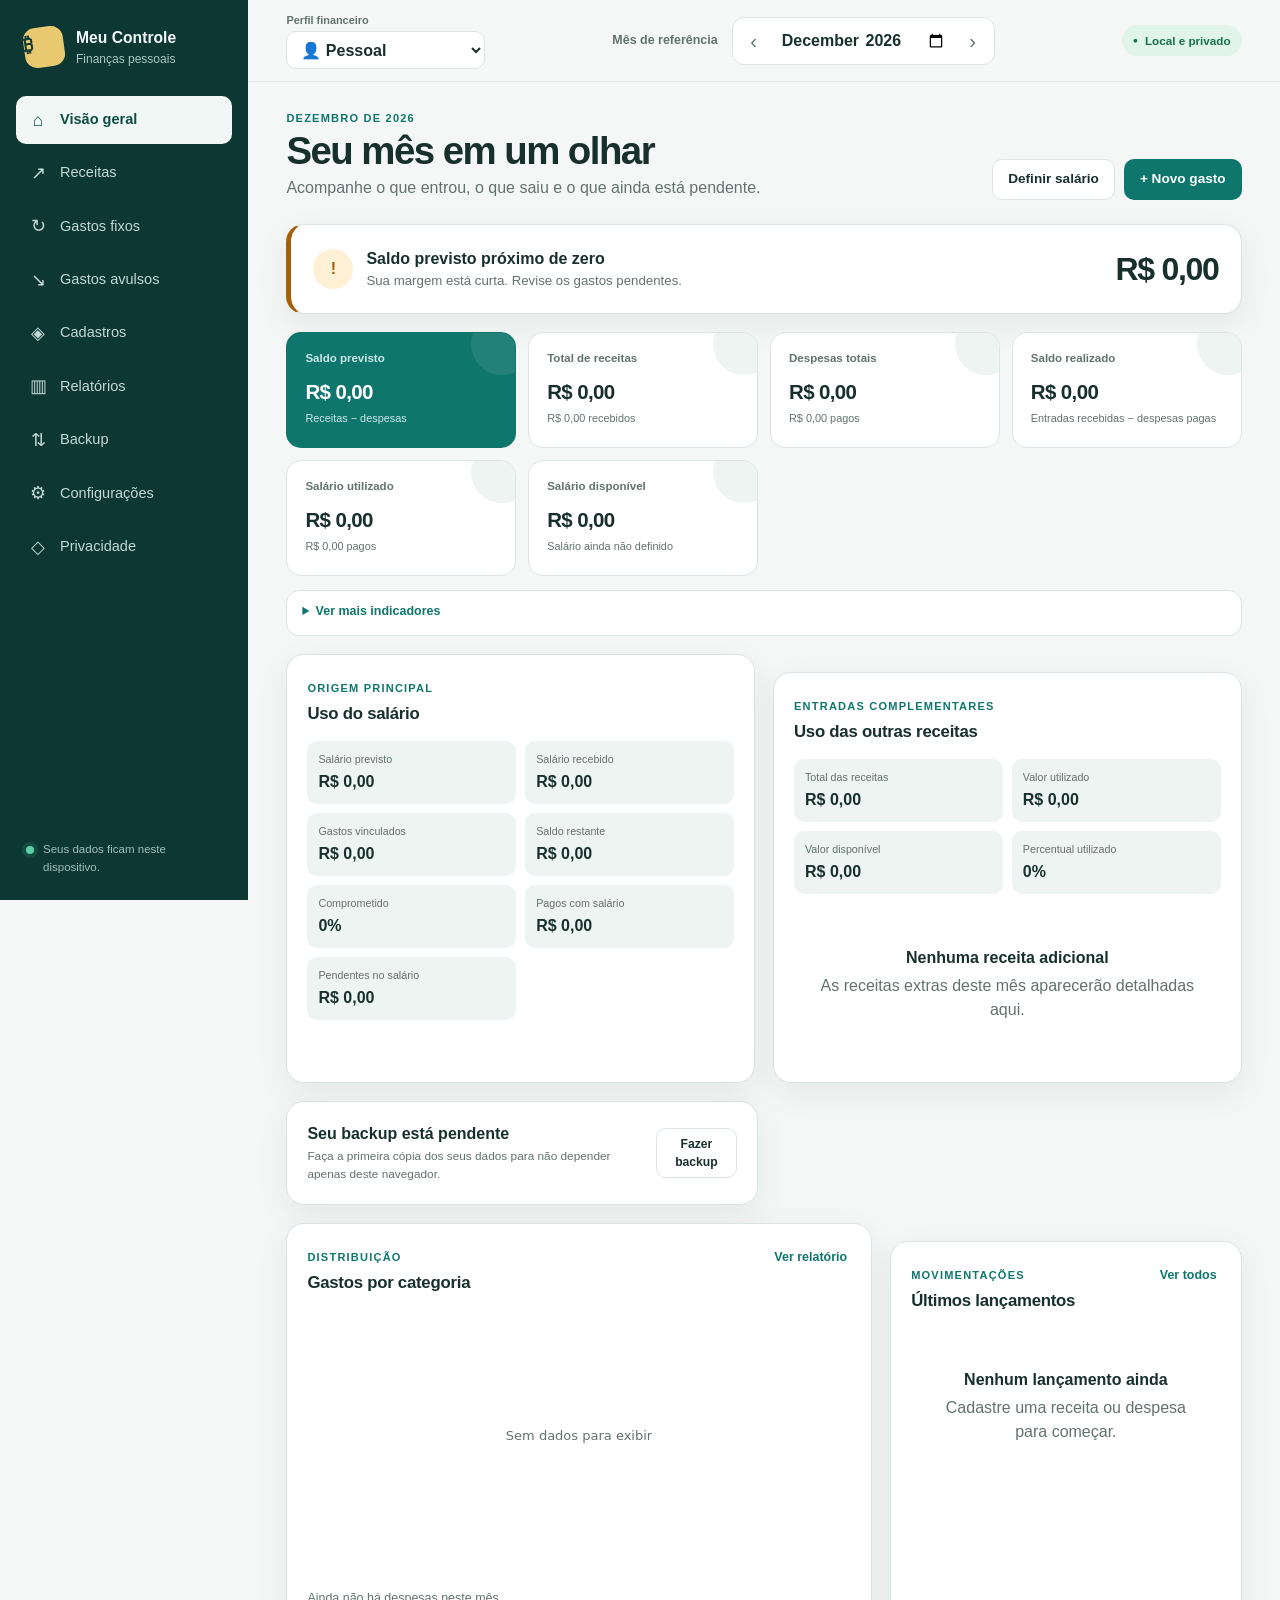
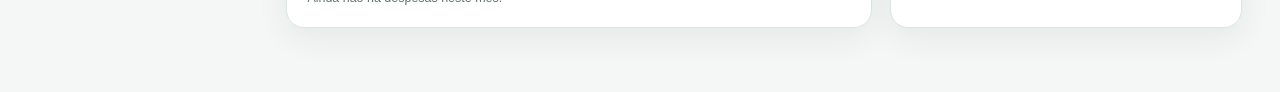
<file: index.html>
<!doctype html>
<html lang="pt-BR">
<head>
  <meta charset="utf-8">
  <meta name="viewport" content="width=device-width, initial-scale=1, viewport-fit=cover">
  <meta name="theme-color" content="#0f766e">
  <meta name="description" content="Controle financeiro pessoal, privado, gratuito e offline.">
  <title>Meu Controle Financeiro</title>
  <link rel="manifest" href="./manifest.json">
  <link rel="icon" href="./icons/icon-192.svg" type="image/svg+xml">
  <link rel="stylesheet" href="./styles.css">
</head>
<body>
  <a class="skip-link" href="#conteudo">Pular para o conteúdo</a>

  <div class="app-shell">
    <aside class="sidebar" id="sidebar" aria-label="Navegação principal">
      <div class="brand">
        <span class="brand-mark" aria-hidden="true">₿</span>
        <div>
          <strong>Meu Controle</strong>
          <span>Finanças pessoais</span>
        </div>
      </div>

      <nav class="main-nav">
        <button class="nav-item active" data-view="dashboard" type="button"><span aria-hidden="true">⌂</span> Visão geral</button>
        <button class="nav-item" data-view="incomes" type="button"><span aria-hidden="true">↗</span> Receitas</button>
        <button class="nav-item" data-view="recurring" type="button"><span aria-hidden="true">↻</span> Gastos fixos</button>
        <button class="nav-item" data-view="expenses" type="button"><span aria-hidden="true">↘</span> Gastos avulsos</button>
        <button class="nav-item" data-view="categories" type="button"><span aria-hidden="true">◈</span> Cadastros</button>
        <button class="nav-item" data-view="reports" type="button"><span aria-hidden="true">▥</span> Relatórios</button>
        <button class="nav-item" data-view="backup" type="button"><span aria-hidden="true">⇅</span> Backup</button>
        <button class="nav-item" data-view="settings" type="button"><span aria-hidden="true">⚙</span> Configurações</button>
        <button class="nav-item" data-view="privacy" type="button"><span aria-hidden="true">◇</span> Privacidade</button>
      </nav>

      <div class="sidebar-foot">
        <span class="privacy-dot" aria-hidden="true"></span>
        <span>Seus dados ficam neste dispositivo.</span>
      </div>
    </aside>

    <div class="main-column">
      <header class="topbar">
        <button class="icon-button mobile-only" id="menu-button" type="button" aria-label="Abrir menu" aria-expanded="false">☰</button>
        <div class="profile-control">
          <label for="profile-picker">Perfil financeiro</label>
          <select id="profile-picker" aria-label="Trocar perfil financeiro"></select>
        </div>
        <div class="month-control">
          <label for="month-picker">Mês de referência</label>
          <div class="month-stepper">
            <button class="icon-button" id="previous-month" type="button" aria-label="Mês anterior">‹</button>
            <input id="month-picker" type="month">
            <button class="icon-button" id="next-month" type="button" aria-label="Próximo mês">›</button>
          </div>
        </div>
        <div class="topbar-actions">
          <button class="button secondary compact" id="install-button" type="button" hidden>Instalar app</button>
          <span class="local-badge"><span aria-hidden="true">●</span> Local e privado</span>
        </div>
      </header>

      <main id="conteudo" tabindex="-1">
        <section class="view active" id="view-dashboard" data-title="Visão geral">
          <div class="page-heading">
            <div>
              <p class="eyebrow" id="dashboard-month-label">Resumo mensal</p>
              <h1>Seu mês em um olhar</h1>
              <p>Acompanhe o que entrou, o que saiu e o que ainda está pendente.</p>
            </div>
            <div class="action-row">
              <button class="button secondary" data-action="salary-form" type="button">Definir salário</button>
              <button class="button primary" data-action="expense-form" type="button">+ Novo gasto</button>
            </div>
          </div>

          <div class="status-banner" id="balance-banner" role="status">
            <div>
              <span class="status-icon" id="balance-icon" aria-hidden="true">✓</span>
              <div>
                <strong id="balance-status">Saldo previsto positivo</strong>
                <span id="balance-message">Você está dentro do planejamento deste mês.</span>
              </div>
            </div>
            <strong class="status-value" id="balance-value">R$ 0,00</strong>
          </div>

          <div class="metric-grid dashboard-primary-metrics" id="dashboard-metrics" aria-label="Principais indicadores do mês"></div>
          <details class="more-indicators">
            <summary>Ver mais indicadores</summary>
            <div class="metric-grid" id="dashboard-more-metrics" aria-label="Indicadores complementares do mês"></div>
          </details>
          <div class="funding-use-grid">
            <article class="panel funding-use-panel">
              <div class="panel-heading"><div><span class="panel-kicker">Origem principal</span><h2>Uso do salário</h2></div></div>
              <div class="funding-use-metrics" id="dashboard-salary-use"></div>
            </article>
            <article class="panel funding-use-panel">
              <div class="panel-heading"><div><span class="panel-kicker">Entradas complementares</span><h2>Uso das outras receitas</h2></div></div>
              <div class="funding-use-metrics" id="dashboard-other-use"></div>
              <div class="income-usage-list" id="dashboard-income-usage"></div>
            </article>
          </div>
          <div class="dashboard-notices" id="dashboard-notices">
            <article class="panel notice-panel" id="backup-reminder" hidden>
              <div><strong>Seu backup está pendente</strong><span id="backup-reminder-text"></span></div>
              <button class="button secondary compact" data-view-link="backup" type="button">Fazer backup</button>
            </article>
            <article class="panel notice-panel" id="undated-expenses-panel" hidden>
              <div><strong>Gastos fixos sem vencimento</strong><span id="undated-expenses-text"></span></div>
              <button class="button secondary compact" data-view-link="recurring" type="button">Ver gastos</button>
            </article>
          </div>

          <div class="dashboard-grid">
            <article class="panel chart-panel">
              <div class="panel-heading">
                <div>
                  <span class="panel-kicker">Distribuição</span>
                  <h2>Gastos por categoria</h2>
                </div>
                <button class="text-button" data-view-link="reports" type="button">Ver relatório</button>
              </div>
              <canvas id="dashboard-chart" height="260" role="img" aria-label="Gráfico de gastos por categoria"></canvas>
              <div class="chart-summary" id="dashboard-chart-summary"></div>
            </article>

            <article class="panel">
              <div class="panel-heading">
                <div>
                  <span class="panel-kicker">Movimentações</span>
                  <h2>Últimos lançamentos</h2>
                </div>
                <button class="text-button" data-view-link="expenses" type="button">Ver todos</button>
              </div>
              <div class="transaction-list" id="recent-transactions"></div>
            </article>
          </div>
        </section>

        <section class="view" id="view-incomes" data-title="Receitas" hidden>
          <div class="page-heading">
            <div>
              <p class="eyebrow">Entradas do mês</p>
              <h1>Receitas</h1>
              <p>Registre o salário e acompanhe outras entradas previstas ou recebidas.</p>
            </div>
            <div class="action-row">
              <button class="button secondary" data-action="salary-form" type="button">Definir salário</button>
              <button class="button primary" data-action="income-form" type="button">+ Nova receita</button>
            </div>
          </div>
          <div class="compact-metrics" id="income-metrics"></div>
          <article class="panel">
            <div class="panel-heading">
              <h2>Salário líquido</h2>
              <button class="text-button" id="copy-salary-button" type="button">Copiar do mês anterior</button>
            </div>
            <div id="salary-card"></div>
          </article>
          <article class="panel table-panel">
            <div class="panel-heading"><h2>Outras receitas</h2></div>
            <div class="table-wrap">
              <table>
                <caption class="sr-only">Outras receitas do mês selecionado</caption>
                <thead><tr><th>Data</th><th>Descrição</th><th>Categoria</th><th>Status</th><th class="numeric">Valor</th><th><span class="sr-only">Ações</span></th></tr></thead>
                <tbody id="income-table-body"></tbody>
              </table>
            </div>
            <div class="empty-state" id="income-empty" hidden></div>
          </article>
        </section>

        <section class="view" id="view-recurring" data-title="Gastos fixos" hidden>
          <div class="page-heading">
            <div>
              <p class="eyebrow">Planejamento recorrente</p>
              <h1>Gastos fixos</h1>
              <p>Gerencie recorrências e os pagamentos de cada mês sem alterar o histórico.</p>
            </div>
            <button class="button primary" data-action="recurring-form" type="button">+ Novo gasto fixo</button>
          </div>
          <div class="compact-metrics" id="recurring-metrics"></div>
          <article class="panel table-panel">
            <div class="panel-heading">
              <div><span class="panel-kicker">Mês selecionado</span><h2>Ocorrências mensais</h2></div>
            </div>
            <div class="table-wrap">
              <table>
                <caption class="sr-only">Ocorrências de gastos fixos no mês</caption>
                <thead><tr><th>Vencimento</th><th>Descrição</th><th>Categoria</th><th>Origem da renda</th><th>Status</th><th class="numeric">Valor</th><th><span class="sr-only">Ações</span></th></tr></thead>
                <tbody id="instance-table-body"></tbody>
              </table>
            </div>
            <div class="empty-state" id="instance-empty" hidden></div>
          </article>
          <article class="panel table-panel">
            <div class="panel-heading"><div><span class="panel-kicker">Próximos meses</span><h2>Recorrências cadastradas</h2></div></div>
            <div class="table-wrap">
              <table>
                <caption class="sr-only">Regras de gastos recorrentes</caption>
                <thead><tr><th>Descrição</th><th>Vencimento</th><th>Período</th><th>Categoria</th><th>Origem futura</th><th>Situação</th><th class="numeric">Valor</th><th><span class="sr-only">Ações</span></th></tr></thead>
                <tbody id="recurring-table-body"></tbody>
              </table>
            </div>
            <div class="empty-state" id="recurring-empty" hidden></div>
          </article>
        </section>

        <section class="view" id="view-expenses" data-title="Gastos avulsos" hidden>
          <div class="page-heading">
            <div>
              <p class="eyebrow">Dia a dia</p>
              <h1>Gastos avulsos</h1>
              <p>Pesquise, filtre e organize as despesas que não se repetem todo mês.</p>
            </div>
            <button class="button primary" data-action="expense-form" type="button">+ Novo gasto</button>
          </div>
          <form class="filter-bar" id="expense-filters">
            <div class="field search-field"><label for="expense-search">Pesquisar</label><input id="expense-search" name="search" type="search" placeholder="Descrição"></div>
            <div class="field"><label for="expense-category-filter">Categoria</label><select id="expense-category-filter" name="categoryId"></select></div>
            <div class="field"><label for="expense-payment-filter">Pagamento</label><select id="expense-payment-filter" name="paymentMethodId"></select></div>
            <div class="field"><label for="expense-status-filter">Status</label><select id="expense-status-filter" name="status"><option value="">Todos</option><option value="paid">Pago</option><option value="pending">Pendente</option></select></div>
            <div class="field"><label for="expense-start-filter">De</label><input id="expense-start-filter" name="startDate" type="date"></div>
            <div class="field"><label for="expense-end-filter">Até</label><input id="expense-end-filter" name="endDate" type="date"></div>
            <div class="field"><label for="expense-sort">Ordenar</label><select id="expense-sort" name="sort"><option value="date-desc">Data: recente</option><option value="date-asc">Data: antiga</option><option value="value-desc">Maior valor</option><option value="value-asc">Menor valor</option></select></div>
            <button class="button ghost filter-reset" id="clear-expense-filters" type="button">Limpar</button>
          </form>
          <div class="compact-metrics" id="expense-metrics"></div>
          <article class="panel table-panel">
            <div class="table-wrap">
              <table>
                <caption class="sr-only">Gastos avulsos filtrados</caption>
                <thead><tr><th>Data</th><th>Descrição</th><th>Categoria</th><th>Pagamento</th><th>Origem da renda</th><th>Status</th><th class="numeric">Valor</th><th><span class="sr-only">Ações</span></th></tr></thead>
                <tbody id="expense-table-body"></tbody>
              </table>
            </div>
            <div class="empty-state" id="expense-empty" hidden></div>
          </article>
        </section>

        <section class="view" id="view-categories" data-title="Cadastros" hidden>
          <div class="page-heading">
            <div>
              <p class="eyebrow">Personalização</p>
              <h1>Categorias e pagamentos</h1>
              <p>Adapte os cadastros à sua rotina sem perder vínculos históricos.</p>
            </div>
            <div class="action-row">
              <button class="button secondary" data-action="payment-form" type="button">+ Pagamento</button>
              <button class="button primary" data-action="category-form" type="button">+ Categoria</button>
            </div>
          </div>
          <div class="split-grid">
            <article class="panel">
              <div class="panel-heading"><h2>Categorias</h2></div>
              <div class="management-list" id="category-list"></div>
            </article>
            <article class="panel">
              <div class="panel-heading"><h2>Formas de pagamento</h2></div>
              <div class="management-list" id="payment-list"></div>
            </article>
          </div>
        </section>

        <section class="view" id="view-reports" data-title="Relatórios" hidden>
          <div class="page-heading">
            <div>
              <p class="eyebrow">Análise</p>
              <h1>Relatórios</h1>
              <p>Gráficos nativos, acompanhados de resumos em texto.</p>
            </div>
          </div>
          <button class="button secondary mobile-only report-filter-toggle" id="report-filter-toggle" type="button" aria-expanded="false" aria-controls="report-filter-panel">
            Filtros <span id="report-active-filter-count">0 ativos</span>
          </button>
          <div class="report-filter-panel" id="report-filter-panel">
          <form class="filter-bar report-filters" id="report-filters">
            <div class="field"><label for="report-period">Período</label><select id="report-period" name="period"><option value="month">Mês selecionado</option><option value="3">Últimos 3 meses</option><option value="6">Últimos 6 meses</option><option value="12">Últimos 12 meses</option><option value="all">Todo o histórico</option><option value="custom">Personalizado</option></select></div>
            <div class="field"><label for="report-profile">Perfil</label><select id="report-profile" name="profileId"></select></div>
            <div class="field"><label for="report-category">Categoria</label><select id="report-category" name="categoryId"></select></div>
            <div class="field"><label for="report-payment">Pagamento</label><select id="report-payment" name="paymentMethodId"></select></div>
            <div class="field"><label for="report-type">Tipo</label><select id="report-type" name="expenseType"><option value="">Fixos e avulsos</option><option value="fixed">Somente fixos</option><option value="oneTime">Somente avulsos</option></select></div>
            <div class="field"><label for="report-status">Status</label><select id="report-status" name="status"><option value="">Pagos e pendentes</option><option value="paid">Pagos</option><option value="pending">Pendentes</option></select></div>
            <div class="field"><label for="report-funding-type">Uso da renda</label><select id="report-funding-type" name="fundingType"><option value="">Todos os gastos</option><option value="salary">Gastos do salário</option><option value="additional">Gastos de receitas adicionais</option><option value="mixed">Gastos divididos</option><option value="funded">Com origem definida</option><option value="unassigned">Sem vínculo explícito</option></select></div>
            <div class="field"><label for="report-funding-source">Renda específica</label><select id="report-funding-source" name="fundingSource"></select></div>
            <div class="field search-field"><label for="report-search">Descrição</label><input id="report-search" name="search" type="search" placeholder="Pesquisar"></div>
            <div class="field report-custom-date" hidden><label for="report-start">De</label><input id="report-start" name="startDate" type="date"></div>
            <div class="field report-custom-date" hidden><label for="report-end">Até</label><input id="report-end" name="endDate" type="date"></div>
            <button class="button ghost filter-reset" id="clear-report-filters" type="button">Limpar</button>
          </form>
          </div>
          <div class="report-tools">
            <div class="field preset-field"><label for="report-preset">Filtro salvo</label><select id="report-preset"><option value="">Nenhum</option></select></div>
            <button class="button secondary compact" id="save-report-preset" type="button">Salvar filtro</button>
            <button class="button ghost compact" id="delete-report-preset" type="button">Excluir filtro</button>
            <button class="button secondary compact" id="export-report-csv" type="button">Exportar resultado em CSV</button>
          </div>
          <div class="compact-metrics report-metrics" id="report-metrics"></div>
          <article class="panel funding-overview">
            <div class="panel-heading">
              <div><span class="panel-kicker">Origem do dinheiro</span><h2>Como as rendas foram utilizadas</h2></div>
            </div>
            <div class="funding-summary-grid" id="funding-summary-grid"></div>
          </article>
          <div class="report-grid">
            <article class="panel chart-panel">
              <h2>Despesas por categoria</h2>
              <canvas id="category-report-chart" height="300" role="img" aria-label="Gráfico de despesas por categoria"></canvas>
              <div class="chart-summary" id="category-report-summary"></div>
            </article>
            <article class="panel chart-panel">
              <h2>Fixas versus avulsas</h2>
              <canvas id="expense-type-chart" height="300" role="img" aria-label="Gráfico de despesas fixas e avulsas"></canvas>
              <div class="chart-summary" id="expense-type-summary"></div>
            </article>
            <article class="panel chart-panel">
              <h2>Receitas versus despesas</h2>
              <canvas id="income-expense-chart" height="300" role="img" aria-label="Gráfico de receitas e despesas"></canvas>
              <div class="chart-summary" id="income-expense-summary"></div>
            </article>
            <article class="panel chart-panel">
              <h2>Evolução do saldo</h2>
              <canvas id="balance-history-chart" height="300" role="img" aria-label="Gráfico da evolução do saldo"></canvas>
              <div class="chart-summary" id="balance-history-summary"></div>
            </article>
            <article class="panel chart-panel">
              <h2>Pagas versus pendentes</h2>
              <canvas id="payment-status-chart" height="300" role="img" aria-label="Gráfico de despesas pagas e pendentes"></canvas>
              <div class="chart-summary" id="payment-status-summary"></div>
            </article>
            <article class="panel chart-panel">
              <h2>Evolução das despesas</h2>
              <canvas id="expense-history-chart" height="300" role="img" aria-label="Gráfico da evolução das despesas filtradas"></canvas>
              <div class="chart-summary" id="expense-history-summary"></div>
            </article>
            <article class="panel chart-panel">
              <h2>Gastos por origem da renda</h2>
              <canvas id="funding-source-chart" height="300" role="img" aria-label="Gráfico dos gastos por origem da renda"></canvas>
              <div class="chart-summary" id="funding-source-summary"></div>
            </article>
            <article class="panel chart-panel">
              <h2>Renda disponível após os gastos</h2>
              <canvas id="funding-balance-chart" height="300" role="img" aria-label="Gráfico da renda utilizada e disponível"></canvas>
              <div class="chart-summary" id="funding-balance-summary"></div>
            </article>
          </div>
          <article class="panel table-panel">
            <div class="panel-heading"><h2>Saldo detalhado de cada renda</h2></div>
            <div class="table-wrap">
              <table>
                <caption class="sr-only">Saldo e utilização de cada renda no relatório</caption>
                <thead><tr><th>Perfil</th><th>Mês</th><th>Renda</th><th class="numeric">Valor</th><th class="numeric">Utilizado</th><th class="numeric">Disponível</th><th>Uso</th></tr></thead>
                <tbody id="funding-source-body"></tbody>
              </table>
            </div>
            <div class="empty-state" id="funding-source-empty" hidden></div>
          </article>
          <article class="panel">
            <div class="panel-heading"><h2>Maiores despesas filtradas</h2></div>
            <ol class="ranking-list" id="largest-expenses"></ol>
          </article>
          <article class="panel table-panel">
            <div class="panel-heading"><h2>Todos os gastos encontrados</h2></div>
            <div class="table-wrap">
              <table>
                <caption class="sr-only">Detalhamento dos gastos filtrados no relatório</caption>
                <thead><tr><th>Perfil</th><th>Data</th><th>Descrição</th><th>Categoria</th><th>Pagamento</th><th>Origem da renda</th><th>Tipo</th><th>Status</th><th class="numeric">Valor</th></tr></thead>
                <tbody id="report-expense-body"></tbody>
              </table>
            </div>
            <div class="empty-state" id="report-expense-empty" hidden></div>
          </article>
        </section>

        <section class="view" id="view-backup" data-title="Backup" hidden>
          <div class="page-heading">
            <div>
              <p class="eyebrow">Portabilidade</p>
              <h1>Backup e restauração</h1>
              <p>Leve uma cópia dos seus dados com você. O arquivo nunca é enviado pela aplicação.</p>
            </div>
          </div>
          <div class="split-grid">
            <article class="panel">
              <span class="feature-icon" aria-hidden="true">↓</span>
              <h2>Exportar backup</h2>
              <p>Salve todos os registros em JSON. Se quiser, proteja o arquivo com uma senha.</p>
              <div class="field">
                <label for="backup-scope">Dados incluídos</label>
                <select id="backup-scope"><option value="all">Todos os perfis</option><option value="current">Somente o perfil atual</option></select>
              </div>
              <label class="check-row"><input id="encrypt-backup" type="checkbox"> Proteger backup com senha</label>
              <div class="field" id="backup-password-field" hidden>
                <label for="backup-password">Senha do backup</label>
                <input id="backup-password" type="password" autocomplete="new-password" minlength="8">
                <small>A senha não será armazenada e não poderá ser recuperada.</small>
              </div>
              <button class="button primary full" id="export-json-button" type="button">Exportar backup completo</button>
            </article>
            <article class="panel">
              <span class="feature-icon" aria-hidden="true">↑</span>
              <h2>Restaurar backup</h2>
              <p>Selecione um backup JSON válido para revisar o conteúdo antes de importar.</p>
              <div class="field">
                <label for="import-file">Arquivo de backup</label>
                <input id="import-file" type="file" accept=".json,application/json">
              </div>
              <button class="button secondary full" id="review-import-button" type="button">Revisar arquivo</button>
            </article>
          </div>
          <article class="panel">
            <div class="panel-heading"><div><span class="panel-kicker">Planilhas</span><h2>Exportar CSV</h2></div></div>
            <p>O arquivo usa ponto e vírgula e codificação compatível com planilhas no padrão brasileiro.</p>
            <div class="csv-options">
              <div class="field"><label for="csv-scope">Período</label><select id="csv-scope"><option value="all">Todos os meses</option><option value="month">Somente o mês selecionado</option></select></div>
              <div class="field"><label for="csv-type">Lançamentos</label><select id="csv-type"><option value="all">Receitas e despesas</option><option value="expenses">Somente despesas</option><option value="incomes">Somente receitas</option></select></div>
              <button class="button secondary" id="export-csv-button" type="button">Exportar CSV</button>
            </div>
          </article>
        </section>

        <section class="view" id="view-settings" data-title="Configurações" hidden>
          <div class="page-heading">
            <div>
              <p class="eyebrow">Preferências</p>
              <h1>Configurações</h1>
              <p>Personalize a aparência e cuide do armazenamento local.</p>
            </div>
          </div>
          <div class="settings-stack">
            <article class="panel">
              <div class="panel-heading">
                <div><span class="panel-kicker">Separação completa</span><h2>Perfis financeiros</h2></div>
                <button class="button primary" data-action="profile-form" type="button">+ Novo perfil</button>
              </div>
              <p>Troque de perfil sem login. Categorias, receitas e despesas ficam separadas em cada um.</p>
              <div class="management-list profile-list" id="profile-list"></div>
            </article>
            <article class="panel setting-row">
              <div><h2>Tema</h2><p>Escolha a aparência ou acompanhe a configuração do sistema.</p></div>
              <div class="segmented" role="group" aria-label="Tema visual">
                <button type="button" data-theme-value="light">Claro</button>
                <button type="button" data-theme-value="dark">Escuro</button>
                <button type="button" data-theme-value="system">Sistema</button>
              </div>
            </article>
            <article class="panel setting-row">
              <div><h2>Armazenamento persistente</h2><p id="storage-status">O navegador pode remover dados locais em situações de pouco espaço.</p></div>
              <button class="button secondary" id="persist-storage-button" type="button">Solicitar proteção</button>
            </article>
            <article class="panel setting-row">
              <div><h2>Dados de demonstração</h2><p>Carregue exemplos identificados, sem substituir seus dados atuais.</p></div>
              <div class="action-row">
                <button class="button secondary" id="load-demo-button" type="button">Carregar demonstração</button>
                <button class="button ghost" id="remove-demo-button" type="button">Apagar demonstração</button>
              </div>
            </article>
            <article class="panel danger-zone">
              <div>
                <span class="panel-kicker">Zona de perigo</span>
                <h2>Apagar todos os dados locais</h2>
                <p>Essa ação é definitiva. Exporte um backup antes de continuar.</p>
              </div>
              <button class="button danger" id="delete-all-button" type="button">Apagar todos os dados</button>
            </article>
          </div>
        </section>

        <section class="view" id="view-privacy" data-title="Privacidade e dados" hidden>
          <div class="page-heading">
            <div>
              <p class="eyebrow">Transparência</p>
              <h1>Privacidade e dados</h1>
              <p>Este aplicativo foi desenhado para funcionar sem contas, rastreamento ou servidores.</p>
            </div>
          </div>
          <article class="privacy-hero panel">
            <span class="privacy-shield" aria-hidden="true">✓</span>
            <div><h2>Seus dados financeiros ficam no seu navegador</h2><p>Nenhum lançamento é enviado ao GitHub ou a qualquer banco de dados remoto.</p></div>
          </article>
          <div class="privacy-grid">
            <article class="panel"><h2>O que não fazemos</h2><ul class="check-list"><li>Sem analytics, pixels ou telemetria</li><li>Sem anúncios ou cookies de rastreamento</li><li>Sem integração bancária</li><li>Sem armazenamento de senhas ou dados completos de cartão</li></ul></article>
            <article class="panel"><h2>O que você precisa saber</h2><ul class="notice-list"><li>Limpar os dados do navegador pode apagar seus registros.</li><li>Outro navegador ou dispositivo não recebe os dados automaticamente.</li><li>O navegador decide se concede armazenamento persistente.</li><li>Faça backups regulares e guarde-os em local seguro.</li></ul></article>
          </div>
        </section>
      </main>
    </div>
  </div>

  <nav class="mobile-bottom-nav" id="mobile-bottom-nav" aria-label="Navegação principal no celular">
    <button class="mobile-nav-item active" data-view="dashboard" type="button"><span aria-hidden="true">⌂</span><small>Resumo</small></button>
    <button class="mobile-nav-item" data-view="incomes" type="button"><span aria-hidden="true">↗</span><small>Entradas</small></button>
    <button class="mobile-nav-item" data-view="expenses" type="button"><span aria-hidden="true">↘</span><small>Gastos</small></button>
    <button class="mobile-nav-item" data-view="reports" type="button"><span aria-hidden="true">▥</span><small>Relatórios</small></button>
    <button class="mobile-nav-item" id="mobile-more-button" type="button"><span aria-hidden="true">•••</span><small>Mais</small></button>
  </nav>

  <dialog id="editor-dialog" class="modal">
    <form method="dialog" id="editor-form">
      <div class="modal-heading">
        <div><span class="panel-kicker" id="editor-kicker">Cadastro</span><h2 id="editor-title">Novo lançamento</h2></div>
        <button class="icon-button" value="cancel" type="submit" aria-label="Fechar">×</button>
      </div>
      <div class="form-grid" id="editor-fields"></div>
      <p class="form-error" id="editor-error" role="alert" hidden></p>
      <div class="modal-actions">
        <button class="button ghost" value="cancel" type="submit">Cancelar</button>
        <button class="button primary" id="editor-submit" value="default" type="submit">Salvar</button>
      </div>
    </form>
  </dialog>

  <dialog id="confirm-dialog" class="modal small-modal">
    <form method="dialog" id="confirm-form">
      <div class="modal-heading"><h2 id="confirm-title">Confirmar ação</h2></div>
      <p id="confirm-message"></p>
      <div id="confirm-extra"></div>
      <div class="modal-actions">
        <button class="button ghost" value="cancel" type="submit">Cancelar</button>
        <button class="button danger" id="confirm-submit" value="confirm" type="submit">Confirmar</button>
      </div>
    </form>
  </dialog>

  <dialog id="import-dialog" class="modal">
    <form method="dialog" id="import-form">
      <div class="modal-heading"><div><span class="panel-kicker">Restauração</span><h2>Revisar backup</h2></div></div>
      <div id="import-summary"></div>
      <div class="field" id="import-password-field" hidden><label for="import-password">Senha do backup</label><input id="import-password" type="password" autocomplete="current-password"></div>
      <fieldset class="radio-group" id="import-mode-field">
        <legend>Como importar?</legend>
        <label><input type="radio" name="import-mode" value="merge" checked> Mesclar, preservando registros com identificadores já existentes</label>
        <label><input type="radio" name="import-mode" value="replace"> Substituir todos os dados atuais</label>
      </fieldset>
      <p class="form-error" id="import-error" role="alert" hidden></p>
      <div class="modal-actions">
        <button class="button ghost" value="cancel" type="submit">Cancelar</button>
        <button class="button primary" id="import-submit" value="confirm" type="submit">Importar dados</button>
      </div>
    </form>
  </dialog>

  <div class="toast-region" id="toast-region" aria-live="polite" aria-atomic="true"></div>
  <div class="update-banner" id="update-banner" hidden>
    <span>Uma nova versão está disponível.</span>
    <button class="button compact primary" id="update-button" type="button">Atualizar agora</button>
  </div>
  <div class="offline-indicator" id="offline-indicator" hidden>Modo offline</div>
  <div class="loading-indicator" id="loading-indicator" role="status" hidden><span aria-hidden="true"></span> Atualizando dados…</div>
  <div class="scrim" id="scrim" hidden></div>

  <script type="module" src="./js/app.js"></script>
</body>
</html>
</file>
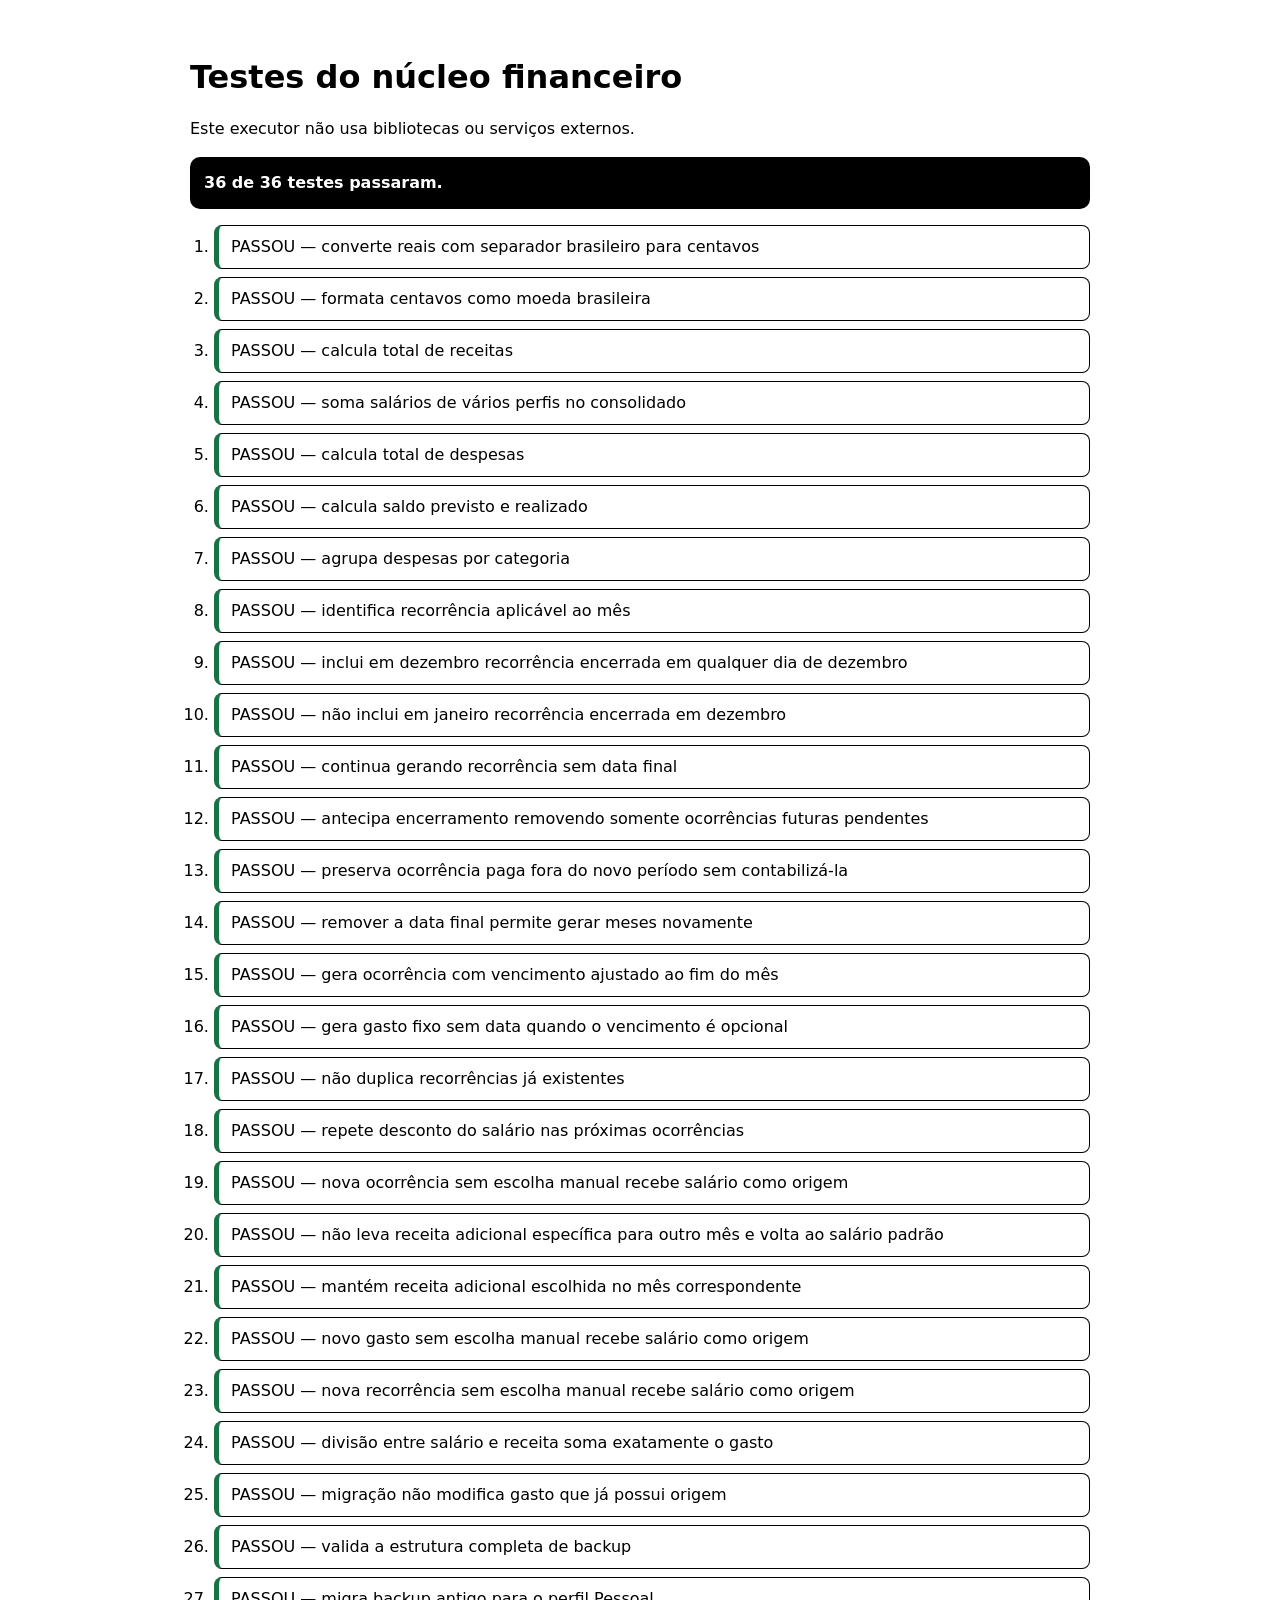
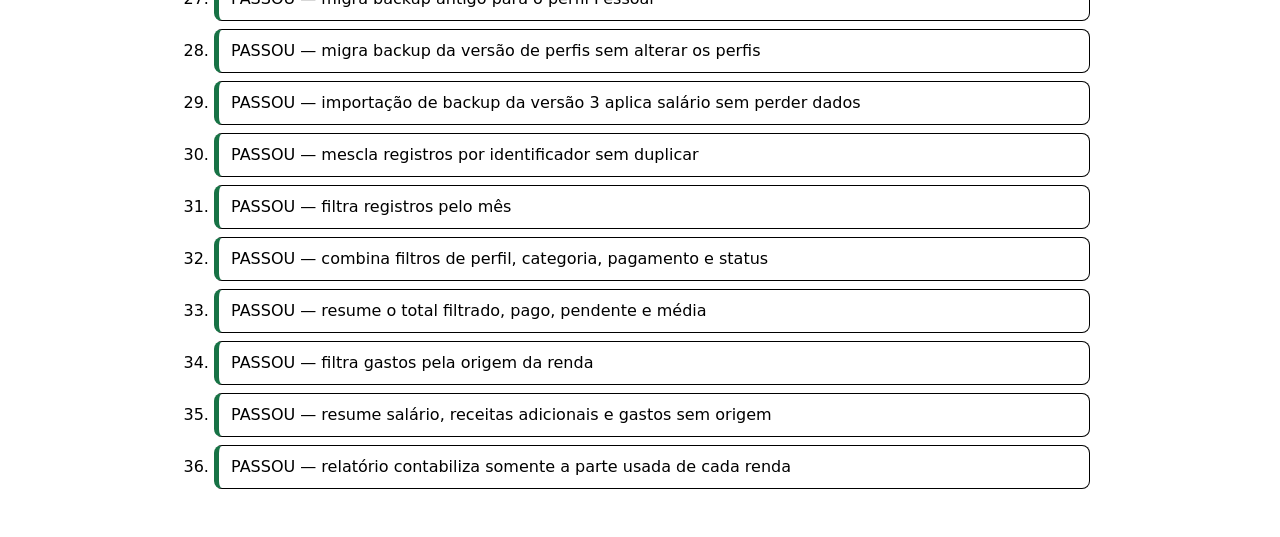
<file: tests/index.html>
<!doctype html>
<html lang="pt-BR">
<head>
  <meta charset="utf-8">
  <meta name="viewport" content="width=device-width, initial-scale=1">
  <title>Testes · Meu Controle Financeiro</title>
  <style>
    :root { font-family: system-ui, sans-serif; color-scheme: light dark; }
    body { max-width: 900px; margin: 0 auto; padding: 32px 18px; line-height: 1.5; }
    h1 { margin-bottom: 4px; }
    #summary { padding: 14px; border-radius: 10px; background: CanvasText; color: Canvas; font-weight: 700; }
    ol { padding-left: 24px; }
    li { margin: 8px 0; padding: 9px 12px; border: 1px solid ButtonBorder; border-radius: 8px; }
    .pass { border-left: 5px solid #177245; }
    .fail { border-left: 5px solid #b42318; }
    code { font-family: ui-monospace, monospace; }
  </style>
</head>
<body>
  <main>
    <h1>Testes do núcleo financeiro</h1>
    <p>Este executor não usa bibliotecas ou serviços externos.</p>
    <p id="summary" role="status" aria-live="polite">Executando…</p>
    <ol id="results"></ol>
  </main>
  <script type="module" src="./tests.js"></script>
</body>
</html>
</file>
<file: styles.css>
:root {
  color-scheme: light;
  --bg: #f4f7f6;
  --surface: #ffffff;
  --surface-subtle: #edf4f2;
  --surface-strong: #dce9e6;
  --text: #17302c;
  --muted: #61736f;
  --line: #dbe5e2;
  --primary: #0f766e;
  --primary-hover: #0b5f59;
  --primary-soft: #d9f3ee;
  --positive: #177245;
  --positive-soft: #e1f4e9;
  --warning: #a46008;
  --warning-soft: #fff1d6;
  --negative: #b42318;
  --negative-soft: #fee9e7;
  --focus: #e0a100;
  --shadow: 0 10px 32px rgba(22, 48, 44, 0.07);
  --radius: 18px;
  --radius-sm: 11px;
  --sidebar-width: 248px;
  font-family: Inter, ui-sans-serif, -apple-system, BlinkMacSystemFont, "Segoe UI", sans-serif;
}

:root[data-theme="dark"] {
  color-scheme: dark;
  --bg: #0d1716;
  --surface: #142220;
  --surface-subtle: #192b28;
  --surface-strong: #213a36;
  --text: #ecf5f3;
  --muted: #9eb5b0;
  --line: #29413d;
  --primary: #43b9aa;
  --primary-hover: #65cbbb;
  --primary-soft: #143b36;
  --positive: #62d49b;
  --positive-soft: #153a29;
  --warning: #f0ba64;
  --warning-soft: #3d2e15;
  --negative: #ff8c83;
  --negative-soft: #451f1d;
  --focus: #ffd66b;
  --shadow: 0 10px 32px rgba(0, 0, 0, 0.24);
}

* { box-sizing: border-box; }
html { min-width: 320px; scroll-behavior: smooth; }
body { margin: 0; background: var(--bg); color: var(--text); line-height: 1.5; }
button, input, select, textarea { font: inherit; color: inherit; }
button, select { cursor: pointer; }
button:disabled { cursor: not-allowed; opacity: .55; }
:focus-visible { outline: 3px solid var(--focus); outline-offset: 3px; }
[hidden] { display: none !important; }
.sr-only { position: absolute; width: 1px; height: 1px; padding: 0; margin: -1px; overflow: hidden; clip: rect(0, 0, 0, 0); white-space: nowrap; border: 0; }
.skip-link { position: fixed; top: 8px; left: 8px; z-index: 1000; transform: translateY(-150%); background: var(--text); color: var(--surface); padding: 10px 14px; border-radius: 8px; }
.skip-link:focus { transform: translateY(0); }

.app-shell { min-height: 100vh; display: grid; grid-template-columns: var(--sidebar-width) minmax(0, 1fr); }
.sidebar { position: sticky; top: 0; height: 100vh; padding: 22px 16px; background: #0d3732; color: #f2fbf9; display: flex; flex-direction: column; z-index: 20; }
.brand { display: flex; gap: 12px; align-items: center; padding: 4px 8px 28px; }
.brand-mark { width: 40px; height: 40px; display: grid; place-items: center; border-radius: 12px; background: #e9c970; color: #123b36; font-weight: 900; font-size: 1.25rem; transform: rotate(-8deg); }
.brand strong, .brand span { display: block; }
.brand strong { font-size: .98rem; }
.brand div span { font-size: .75rem; color: #a9c9c4; }
.main-nav { display: grid; gap: 5px; }
.nav-item { border: 0; background: transparent; color: #c3d9d5; padding: 11px 12px; border-radius: 10px; display: flex; gap: 12px; align-items: center; text-align: left; font-size: .91rem; }
.nav-item span { width: 20px; font-size: 1.1rem; text-align: center; }
.nav-item:hover { background: rgba(255,255,255,.07); color: white; }
.nav-item.active { background: #f0f7f5; color: #0d4c45; font-weight: 750; }
.sidebar-foot { margin-top: auto; display: flex; align-items: flex-start; gap: 9px; padding: 14px 10px 2px; font-size: .72rem; color: #9ec2bd; }
.privacy-dot { width: 8px; height: 8px; flex: 0 0 auto; margin-top: 5px; border-radius: 50%; background: #5bd1a4; box-shadow: 0 0 0 4px rgba(91,209,164,.12); }
.main-column { min-width: 0; }
.topbar { min-height: 76px; position: sticky; top: 0; z-index: 15; display: flex; align-items: center; justify-content: space-between; gap: 18px; padding: 12px clamp(18px, 3vw, 42px); background: color-mix(in srgb, var(--bg) 88%, transparent); backdrop-filter: blur(14px); border-bottom: 1px solid color-mix(in srgb, var(--line) 75%, transparent); }
.profile-control { display: grid; gap: 3px; min-width: 160px; }
.profile-control label { color: var(--muted); font-size: .68rem; font-weight: 750; }
.profile-control select { min-height: 38px; max-width: 220px; padding: 7px 30px 7px 10px; border: 1px solid var(--line); border-radius: 10px; background: var(--surface); font-weight: 750; }
.month-control { display: flex; align-items: center; gap: 14px; }
.month-control > label { color: var(--muted); font-size: .78rem; font-weight: 700; }
.month-stepper { display: flex; align-items: center; gap: 4px; padding: 3px; border: 1px solid var(--line); border-radius: 12px; background: var(--surface); }
.month-stepper input { border: 0; background: transparent; min-width: 136px; padding: 7px 5px; font-weight: 750; }
.topbar-actions, .action-row { display: flex; gap: 9px; align-items: center; flex-wrap: wrap; }
.local-badge { display: inline-flex; align-items: center; gap: 7px; background: var(--positive-soft); color: var(--positive); border-radius: 999px; padding: 7px 11px; font-size: .73rem; font-weight: 700; white-space: nowrap; }
.local-badge span { font-size: .55rem; }
.mobile-only { display: none !important; }

main { padding: 28px clamp(18px, 3vw, 42px) 64px; max-width: 1600px; margin: 0 auto; }
.view { animation: reveal .24s ease-out; }
.page-heading { display: flex; align-items: flex-end; justify-content: space-between; gap: 24px; margin-bottom: 24px; }
.page-heading h1 { margin: 2px 0 3px; font-size: clamp(1.75rem, 3vw, 2.5rem); letter-spacing: -.04em; line-height: 1.14; }
.page-heading p { margin: 0; color: var(--muted); max-width: 680px; }
.eyebrow, .panel-kicker { color: var(--primary) !important; font-size: .69rem !important; font-weight: 850; letter-spacing: .11em; text-transform: uppercase; }
h2 { margin: 0; font-size: 1.05rem; letter-spacing: -.015em; }
.panel p { color: var(--muted); }

.button { min-height: 40px; border: 1px solid transparent; padding: 9px 15px; border-radius: 10px; font-weight: 750; font-size: .85rem; display: inline-flex; align-items: center; justify-content: center; gap: 7px; transition: .16s ease; }
.button:hover { transform: translateY(-1px); }
.button.primary { background: var(--primary); color: #fff; }
:root[data-theme="dark"] .button.primary { color: #062b27; }
.button.primary:hover { background: var(--primary-hover); }
.button.secondary { background: var(--surface); color: var(--text); border-color: var(--line); }
.button.secondary:hover, .button.ghost:hover { border-color: var(--primary); color: var(--primary); }
.button.ghost { background: transparent; border-color: transparent; color: var(--muted); }
.button.danger { background: var(--negative); color: #fff; }
.button.compact { min-height: 34px; padding: 6px 10px; font-size: .76rem; }
.button.full { width: 100%; margin-top: 15px; }
.icon-button { width: 36px; height: 36px; display: inline-grid; place-items: center; border: 0; border-radius: 9px; background: transparent; color: var(--muted); font-size: 1.25rem; }
.icon-button:hover { background: var(--surface-subtle); color: var(--text); }
.text-button { border: 0; padding: 4px; background: transparent; color: var(--primary); font-weight: 750; font-size: .78rem; }

.status-banner { min-height: 90px; display: flex; align-items: center; justify-content: space-between; gap: 20px; padding: 19px 22px; margin-bottom: 18px; border-radius: var(--radius); border: 1px solid var(--line); background: var(--surface); box-shadow: var(--shadow); }
.status-banner > div { display: flex; gap: 13px; align-items: center; }
.status-banner strong, .status-banner span { display: block; }
.status-banner > div span:not(.status-icon) { color: var(--muted); font-size: .83rem; }
.status-icon { width: 40px; height: 40px; display: grid !important; place-items: center; border-radius: 50%; font-weight: 900; background: var(--positive-soft); color: var(--positive); }
.status-value { font-size: clamp(1.4rem, 3vw, 2rem); letter-spacing: -.04em; }
.status-banner.positive { border-left: 5px solid var(--positive); }
.status-banner.near-zero { border-left: 5px solid var(--warning); }
.status-banner.negative { border-left: 5px solid var(--negative); }
.status-banner.near-zero .status-icon { background: var(--warning-soft); color: var(--warning); }
.status-banner.negative .status-icon { background: var(--negative-soft); color: var(--negative); }

.metric-grid { display: grid; grid-template-columns: repeat(4, minmax(0, 1fr)); gap: 12px; margin-bottom: 18px; }
.more-indicators { margin: -4px 0 18px; border: 1px solid var(--line); border-radius: 13px; background: var(--surface); }
.more-indicators summary { min-height: 44px; padding: 11px 15px; color: var(--primary); font-size: .78rem; font-weight: 800; cursor: pointer; }
.more-indicators .metric-grid { padding: 0 12px 12px; margin: 0; }
.funding-use-grid { display: grid; grid-template-columns: repeat(2, minmax(0, 1fr)); gap: 18px; margin-bottom: 18px; }
.funding-use-grid > .panel { margin: 0; }
.funding-use-metrics { display: grid; grid-template-columns: repeat(2, minmax(0, 1fr)); gap: 9px; }
.usage-stat { min-width: 0; padding: 10px 11px; border-radius: 10px; background: var(--surface-subtle); }
.usage-stat span, .usage-stat strong { display: block; }
.usage-stat span { color: var(--muted); font-size: .67rem; }
.usage-stat strong { margin-top: 3px; overflow-wrap: anywhere; font-size: clamp(.85rem, 2vw, 1rem); }
.income-usage-list { display: grid; gap: 8px; margin-top: 12px; }
.income-usage-item { padding: 11px; border: 1px solid var(--line); border-radius: 10px; }
.income-usage-item > div { display: flex; justify-content: space-between; gap: 12px; }
.income-usage-item span { color: var(--muted); font-size: .68rem; }
.income-usage-item progress { width: 100%; height: 7px; margin-top: 7px; accent-color: var(--primary); }
.dashboard-notices { display: grid; grid-template-columns: repeat(2, minmax(0, 1fr)); gap: 12px; margin-bottom: 18px; }
.notice-panel { display: flex; align-items: center; justify-content: space-between; gap: 14px; padding: 14px 16px; border-left: 4px solid var(--warning); box-shadow: none; }
.notice-panel strong, .notice-panel span { display: block; }
.notice-panel span { margin-top: 2px; color: var(--muted); font-size: .74rem; }
.metric-card { position: relative; min-height: 116px; padding: 17px 18px; border: 1px solid var(--line); border-radius: 15px; background: var(--surface); overflow: hidden; }
.metric-card::after { content: ""; position: absolute; right: -18px; top: -20px; width: 62px; height: 62px; border-radius: 50%; background: var(--surface-subtle); }
.metric-card span, .metric-card strong, .metric-card small { display: block; position: relative; z-index: 1; }
.metric-card > span { color: var(--muted); font-size: .72rem; font-weight: 700; }
.metric-card strong { margin-top: 10px; font-size: 1.28rem; letter-spacing: -.03em; }
.metric-card small { margin-top: 2px; color: var(--muted); font-size: .68rem; }
.metric-card.emphasis { background: #0f766e; color: #fff; border-color: transparent; }
.metric-card.emphasis span, .metric-card.emphasis small { color: #cce9e5; }
.metric-card.emphasis::after { background: rgba(255,255,255,.08); }
.dashboard-grid { display: grid; grid-template-columns: minmax(0, 1.25fr) minmax(320px, .75fr); gap: 18px; }
.panel { padding: 20px; background: var(--surface); border: 1px solid var(--line); border-radius: var(--radius); box-shadow: var(--shadow); }
.panel + .panel { margin-top: 18px; }
.panel-heading { min-height: 38px; margin-bottom: 15px; display: flex; align-items: flex-start; justify-content: space-between; gap: 15px; }
.panel-heading h2 { margin-top: 2px; }
.chart-panel canvas { width: 100%; max-width: 100%; }
.chart-summary { margin-top: 12px; color: var(--muted); font-size: .78rem; }
.chart-legend { display: flex; gap: 12px; flex-wrap: wrap; margin-top: 9px; }
.legend-item { display: inline-flex; align-items: center; gap: 6px; }
.legend-swatch { width: 10px; height: 10px; border-radius: 3px; }
.transaction-list { display: grid; gap: 7px; }
.transaction-item { display: grid; grid-template-columns: 38px minmax(0, 1fr) auto; gap: 10px; align-items: center; padding: 9px 0; border-bottom: 1px solid var(--line); }
.transaction-item:last-child { border-bottom: 0; }
.category-icon { width: 36px; height: 36px; display: grid; place-items: center; border-radius: 11px; background: var(--surface-subtle); }
.transaction-item strong, .transaction-item span { display: block; }
.transaction-item .transaction-title { font-size: .84rem; overflow: hidden; text-overflow: ellipsis; white-space: nowrap; }
.transaction-meta { color: var(--muted); font-size: .69rem; }
.transaction-value { font-size: .82rem; text-align: right; }
.transaction-value.income { color: var(--positive); }

.compact-metrics { display: grid; grid-template-columns: repeat(3, minmax(0, 1fr)); gap: 12px; margin-bottom: 18px; }
.mini-metric { padding: 15px 17px; background: var(--surface); border: 1px solid var(--line); border-radius: 13px; }
.mini-metric span, .mini-metric strong { display: block; }
.mini-metric span { font-size: .72rem; color: var(--muted); }
.mini-metric strong { margin-top: 5px; font-size: 1.13rem; }
.salary-display { display: flex; justify-content: space-between; align-items: center; gap: 15px; padding: 15px; border-radius: 12px; background: var(--surface-subtle); }
.salary-display strong, .salary-display span { display: block; }
.salary-display strong { font-size: 1.4rem; }
.salary-display span { color: var(--muted); font-size: .76rem; }
.table-panel { padding: 0; overflow: hidden; }
.table-panel .panel-heading { padding: 19px 20px 0; }
.table-wrap { overflow-x: auto; }
table { width: 100%; border-collapse: collapse; min-width: 700px; }
th, td { padding: 12px 16px; border-top: 1px solid var(--line); text-align: left; vertical-align: middle; font-size: .78rem; }
th { color: var(--muted); background: var(--surface-subtle); font-size: .66rem; text-transform: uppercase; letter-spacing: .07em; }
td.numeric, th.numeric { text-align: right; font-variant-numeric: tabular-nums; }
.row-actions { display: flex; justify-content: flex-end; gap: 3px; }
.table-action { min-width: 31px; min-height: 31px; padding: 5px 7px; border: 0; border-radius: 8px; color: var(--muted); background: transparent; }
.table-action .action-symbol { font-size: 1rem; }
.table-action .action-label { display: none; }
.table-action:hover { color: var(--primary); background: var(--surface-subtle); }
.table-action.delete:hover { color: var(--negative); }
.status-pill { display: inline-flex; align-items: center; gap: 5px; border-radius: 999px; padding: 4px 8px; font-size: .68rem; font-weight: 750; }
.status-pill::before { content: ""; width: 6px; height: 6px; border-radius: 50%; background: currentColor; }
.status-pill.paid, .status-pill.received, .status-pill.active { color: var(--positive); background: var(--positive-soft); }
.status-pill.scheduled { color: #4472c4; background: color-mix(in srgb, #4472c4 14%, var(--surface)); }
.status-pill.ended { color: var(--muted); background: var(--surface-strong); }
.status-pill.pending { color: var(--warning); background: var(--warning-soft); }
.status-pill.inactive { color: var(--muted); background: var(--surface-subtle); }
.empty-state { text-align: center; padding: 40px 20px; color: var(--muted); }
.empty-state strong { display: block; color: var(--text); margin-bottom: 4px; }

.filter-bar { display: grid; grid-template-columns: 1.35fr repeat(6, minmax(120px, 1fr)) auto; gap: 10px; align-items: end; margin-bottom: 18px; padding: 15px; background: var(--surface); border: 1px solid var(--line); border-radius: var(--radius); }
.report-filters { grid-template-columns: repeat(4, minmax(140px, 1fr)); }
.report-filter-toggle { justify-content: space-between; width: 100%; margin-bottom: 10px; }
.report-filter-toggle span { color: var(--muted); font-size: .7rem; }
.report-tools { display: flex; gap: 9px; align-items: end; flex-wrap: wrap; margin: -4px 0 18px; }
.preset-field { min-width: 210px; }
.report-metrics { grid-template-columns: repeat(6, minmax(0, 1fr)); }
.field { display: grid; gap: 5px; }
.field label, fieldset legend { font-size: .72rem; font-weight: 750; color: var(--muted); }
.field input, .field select, .field textarea, .filter-bar input, .filter-bar select { width: 100%; min-height: 42px; padding: 9px 10px; border: 1px solid var(--line); border-radius: 9px; background: var(--surface); }
.field textarea { resize: vertical; min-height: 86px; }
.field input:focus, .field select:focus, .field textarea:focus { border-color: var(--primary); }
.field small { color: var(--muted); font-size: .68rem; }
.search-field input { min-width: 170px; }
.split-grid, .report-grid, .privacy-grid { display: grid; grid-template-columns: repeat(2, minmax(0, 1fr)); gap: 18px; }
.split-grid > .panel, .report-grid > .panel, .privacy-grid > .panel { margin-top: 0; }
.management-list { display: grid; gap: 8px; }
.management-item { display: grid; grid-template-columns: 38px minmax(0, 1fr) auto; gap: 10px; align-items: center; padding: 10px; border: 1px solid var(--line); border-radius: 11px; }
.management-item strong, .management-item span { display: block; }
.management-item span { color: var(--muted); font-size: .7rem; }
.color-dot { width: 36px; height: 36px; display: grid; place-items: center; border-radius: 11px; border-left: 5px solid var(--item-color); background: var(--surface-subtle); }
.profile-avatar { width: 36px; height: 36px; display: grid !important; place-items: center; border-radius: 50%; border: 3px solid var(--item-color); background: var(--surface-subtle); font-size: 1rem !important; }
.profile-item.selected { border-color: var(--primary); background: var(--primary-soft); }
.funding-overview { margin-bottom: 18px; }
.funding-summary-grid { display: grid; grid-template-columns: repeat(3, minmax(0, 1fr)); gap: 12px; }
.funding-summary-card { padding: 16px; border: 1px solid var(--line); border-left: 5px solid var(--primary); border-radius: 13px; background: var(--surface-subtle); }
.funding-summary-card.additional { border-left-color: #4472c4; }
.funding-summary-card.combined { border-left-color: #8b5fc7; }
.funding-summary-card > span, .funding-summary-card > strong { display: block; }
.funding-summary-card > span { color: var(--muted); font-size: .72rem; font-weight: 750; }
.funding-summary-card > strong { margin: 7px 0; font-size: 1rem; }
.funding-card-values { display: grid; gap: 2px; color: var(--muted); font-size: .7rem; }
.negative-text { color: var(--negative) !important; font-weight: 750; }
.report-grid { margin-bottom: 18px; }
.report-grid .panel { min-width: 0; }
.ranking-list { list-style: none; padding: 0; margin: 0; counter-reset: ranking; }
.ranking-list li { counter-increment: ranking; display: grid; grid-template-columns: 30px minmax(0,1fr) auto; gap: 10px; align-items: center; padding: 11px 0; border-bottom: 1px solid var(--line); font-size: .82rem; }
.ranking-list li::before { content: counter(ranking); width: 24px; height: 24px; display: grid; place-items: center; border-radius: 7px; background: var(--surface-subtle); color: var(--muted); font-size: .7rem; font-weight: 800; }
.ranking-list li:last-child { border-bottom: 0; }
.feature-icon, .privacy-shield { width: 46px; height: 46px; display: grid; place-items: center; border-radius: 14px; background: var(--primary-soft); color: var(--primary); font-size: 1.35rem; font-weight: 900; }
.check-row { display: flex; align-items: center; gap: 8px; padding: 9px 0; font-size: .83rem; }
.csv-options { display: grid; grid-template-columns: repeat(2, minmax(180px, 1fr)) auto; gap: 12px; align-items: end; }
.settings-stack { display: grid; gap: 16px; }
.settings-stack .panel { margin: 0; }
.setting-row { display: flex; align-items: center; justify-content: space-between; gap: 20px; }
.setting-row p { margin: 5px 0 0; }
.segmented { padding: 3px; display: flex; background: var(--surface-subtle); border-radius: 10px; }
.segmented button { min-width: 74px; padding: 8px 10px; border: 0; border-radius: 8px; background: transparent; color: var(--muted); font-size: .75rem; font-weight: 750; }
.segmented button.active { background: var(--surface); color: var(--primary); box-shadow: 0 2px 8px rgba(0,0,0,.08); }
.danger-zone { border-color: color-mix(in srgb, var(--negative) 45%, var(--line)); background: linear-gradient(110deg, var(--surface), var(--negative-soft)); }
.privacy-hero { display: flex; align-items: center; gap: 16px; border-left: 5px solid var(--positive); margin-bottom: 18px; }
.privacy-hero p { margin: 4px 0 0; }
.check-list, .notice-list { margin: 13px 0 0; padding: 0; list-style: none; display: grid; gap: 10px; }
.check-list li, .notice-list li { position: relative; padding-left: 25px; color: var(--muted); font-size: .84rem; }
.check-list li::before { content: "✓"; position: absolute; left: 0; color: var(--positive); font-weight: 900; }
.notice-list li::before { content: "!"; position: absolute; left: 2px; width: 15px; height: 15px; display: grid; place-items: center; border-radius: 50%; background: var(--warning-soft); color: var(--warning); font-size: .6rem; font-weight: 900; }

.modal { width: min(660px, calc(100vw - 28px)); max-height: calc(100vh - 28px); overflow-y: auto; padding: 0; border: 1px solid var(--line); border-radius: 18px; background: var(--surface); color: var(--text); box-shadow: 0 25px 80px rgba(0,0,0,.3); }
.modal::backdrop { background: rgba(4, 24, 21, .55); backdrop-filter: blur(3px); }
.modal form { padding: 22px; }
.small-modal { width: min(500px, calc(100vw - 28px)); }
.modal-heading { display: flex; align-items: flex-start; justify-content: space-between; gap: 15px; margin-bottom: 19px; }
.form-grid { display: grid; grid-template-columns: repeat(2, minmax(0, 1fr)); gap: 14px; }
.form-grid .span-2 { grid-column: 1 / -1; }
.funding-editor { display: grid; gap: 9px; padding: 12px; border: 1px solid var(--line); border-radius: 11px; background: var(--surface-subtle); }
.funding-editor > select { background: var(--surface); }
.funding-selection-info { color: var(--primary) !important; font-weight: 700; overflow-wrap: anywhere; }
.funding-split { display: grid; gap: 8px; }
.funding-row { display: grid; grid-template-columns: minmax(0, 1fr) 130px 34px; gap: 7px; align-items: center; }
.funding-row select, .funding-row input { min-width: 0; background: var(--surface); }
.funding-add-row { justify-self: start; }
.modal-actions { display: flex; justify-content: flex-end; gap: 8px; margin-top: 22px; }
.form-error { padding: 10px 12px; border-radius: 9px; background: var(--negative-soft); color: var(--negative) !important; font-size: .78rem; }
.radio-group { margin: 15px 0 0; padding: 12px; border: 1px solid var(--line); border-radius: 11px; display: grid; gap: 10px; }
.radio-group label { display: flex; gap: 8px; align-items: flex-start; font-size: .8rem; }
.import-counts { display: grid; grid-template-columns: repeat(3, 1fr); gap: 8px; margin: 13px 0; }
.import-counts div { padding: 9px; border-radius: 9px; background: var(--surface-subtle); }
.import-counts strong, .import-counts span { display: block; }
.import-counts span { font-size: .66rem; color: var(--muted); }

.toast-region { position: fixed; right: 18px; bottom: 18px; z-index: 100; display: grid; gap: 8px; width: min(360px, calc(100vw - 36px)); }
.toast { padding: 12px 14px; border: 1px solid var(--line); border-left: 4px solid var(--primary); border-radius: 11px; background: var(--surface); box-shadow: var(--shadow); font-size: .8rem; animation: toast-in .2s ease-out; }
.toast.error { border-left-color: var(--negative); }
.toast.success { border-left-color: var(--positive); }
.update-banner { position: fixed; left: 50%; bottom: 18px; z-index: 90; transform: translateX(-50%); display: flex; align-items: center; gap: 14px; padding: 10px 12px 10px 16px; border: 1px solid var(--line); border-radius: 12px; background: var(--surface); box-shadow: var(--shadow); font-size: .8rem; }
.offline-indicator { position: fixed; top: 10px; left: 50%; z-index: 110; transform: translateX(-50%); padding: 5px 12px; border-radius: 999px; background: var(--warning); color: #fff; font-size: .69rem; font-weight: 800; }
.loading-indicator { position: fixed; top: 88px; right: 18px; z-index: 85; display: flex; align-items: center; gap: 8px; padding: 8px 11px; border: 1px solid var(--line); border-radius: 999px; background: var(--surface); box-shadow: var(--shadow); color: var(--muted); font-size: .72rem; }
.loading-indicator > span { width: 13px; height: 13px; border: 2px solid var(--line); border-top-color: var(--primary); border-radius: 50%; animation: spin .75s linear infinite; }
.mobile-bottom-nav { display: none; }
.scrim { position: fixed; inset: 0; z-index: 18; background: rgba(0,0,0,.42); }

@keyframes reveal { from { opacity: 0; transform: translateY(5px); } }
@keyframes toast-in { from { opacity: 0; transform: translateY(8px); } }
@keyframes spin { to { transform: rotate(360deg); } }
@media (prefers-reduced-motion: reduce) {
  *, *::before, *::after { scroll-behavior: auto !important; animation-duration: .01ms !important; transition-duration: .01ms !important; }
}
@media (max-width: 1180px) {
  .metric-grid { grid-template-columns: repeat(2, minmax(0, 1fr)); }
  .filter-bar { grid-template-columns: repeat(4, minmax(130px, 1fr)); }
}
@media (max-width: 900px) {
  .app-shell { display: block; }
  .sidebar { position: fixed; left: 0; transform: translateX(-102%); width: min(285px, 85vw); padding-bottom: calc(22px + env(safe-area-inset-bottom)); transition: transform .2s ease; }
  .sidebar.open { transform: translateX(0); }
  .mobile-only { display: inline-grid !important; }
  .topbar { display: grid; grid-template-columns: 44px minmax(0, 1fr) auto; grid-template-areas: "menu profile actions" "month month month"; gap: 8px 10px; padding: 9px 12px; }
  #menu-button { grid-area: menu; width: 44px; height: 44px; }
  .profile-control { grid-area: profile; min-width: 0; }
  .profile-control label { display: block; }
  .profile-control select { width: 100%; max-width: none; min-height: 44px; }
  .month-control { grid-area: month; width: 100%; }
  .month-control > label, .local-badge { display: none; }
  .month-stepper { width: 100%; }
  .month-stepper input { flex: 1; width: 100%; text-align: center; }
  .month-stepper .icon-button { width: 44px; height: 40px; flex: 0 0 44px; }
  .topbar-actions { grid-area: actions; }
  main { padding-top: 22px; padding-bottom: calc(92px + env(safe-area-inset-bottom)); }
  .dashboard-grid { grid-template-columns: 1fr; }
  .split-grid, .privacy-grid, .funding-use-grid { grid-template-columns: 1fr; }
  .report-grid { grid-template-columns: 1fr; }
  .mobile-bottom-nav { position: fixed; inset: auto 0 0; z-index: 40; display: grid; grid-template-columns: repeat(5, 1fr); min-height: calc(64px + env(safe-area-inset-bottom)); padding: 4px 5px env(safe-area-inset-bottom); border-top: 1px solid var(--line); background: color-mix(in srgb, var(--surface) 94%, transparent); backdrop-filter: blur(16px); }
  .mobile-nav-item { min-width: 0; min-height: 54px; display: grid; place-items: center; align-content: center; gap: 1px; border: 0; border-radius: 10px; background: transparent; color: var(--muted); }
  .mobile-nav-item span { font-size: 1.05rem; line-height: 1; }
  .mobile-nav-item small { font-size: .62rem; }
  .mobile-nav-item.active { color: var(--primary); background: var(--primary-soft); font-weight: 800; }
  .report-filter-panel { display: none; }
  .report-filter-panel.open { display: block; animation: reveal .18s ease-out; }
  .toast-region { bottom: calc(76px + env(safe-area-inset-bottom)); }
  .update-banner { bottom: calc(76px + env(safe-area-inset-bottom)); width: min(430px, calc(100vw - 24px)); }
  .loading-indicator { top: 122px; right: 12px; }
}
@media (max-width: 680px) {
  .topbar-actions .secondary { display: none; }
  .month-stepper input { min-width: 0; }
  .page-heading { align-items: stretch; flex-direction: column; }
  .page-heading .action-row, .page-heading > .button { align-self: stretch; }
  .page-heading .action-row .button, .page-heading > .button { flex: 1; }
  .status-banner { align-items: flex-start; flex-direction: column; }
  .metric-grid, .compact-metrics { grid-template-columns: repeat(2, minmax(0, 1fr)); }
  .dashboard-notices { grid-template-columns: 1fr; }
  .funding-summary-grid { grid-template-columns: 1fr; }
  .filter-bar { grid-template-columns: repeat(2, minmax(0, 1fr)); }
  .report-tools .field, .report-tools .button { flex: 1 1 180px; }
  .search-field { grid-column: 1 / -1; }
  .csv-options { grid-template-columns: 1fr; }
  .setting-row { align-items: stretch; flex-direction: column; }
  .segmented { align-self: stretch; }
  .segmented button { flex: 1; min-width: 0; }
  .form-grid { grid-template-columns: 1fr; }
  .form-grid .span-2 { grid-column: auto; }
  .funding-row { grid-template-columns: 1fr 105px 32px; }
  .import-counts { grid-template-columns: repeat(2, 1fr); }
  .metric-card { min-height: 94px; padding: 13px 14px; }
  .metric-card strong { margin-top: 6px; font-size: clamp(.98rem, 5vw, 1.22rem); overflow-wrap: anywhere; }
  .mini-metric { padding: 12px 13px; }
  .mini-metric strong { font-size: clamp(.9rem, 4.5vw, 1.08rem); overflow-wrap: anywhere; }
  .table-panel { padding: 14px; overflow: visible; }
  .table-panel .panel-heading { padding: 0; }
  .table-wrap { overflow: visible; }
  table, tbody { display: block; min-width: 0; }
  thead { display: none; }
  tbody { display: grid; gap: 12px; }
  tbody tr { display: grid; gap: 7px; padding: 14px; border: 1px solid var(--line); border-radius: 13px; background: var(--surface-subtle); }
  tbody td { display: grid; grid-template-columns: minmax(92px, .7fr) minmax(0, 1.3fr); gap: 8px; padding: 0; border: 0; text-align: right; font-size: .78rem; overflow-wrap: anywhere; }
  tbody td::before { content: attr(data-label); color: var(--muted); text-align: left; font-size: .66rem; font-weight: 800; text-transform: uppercase; letter-spacing: .04em; }
  tbody td.card-title { order: -2; display: block; text-align: left; font-size: .98rem; font-weight: 850; }
  tbody td.card-title::before { display: none; }
  tbody td.card-value { order: -1; display: block; text-align: left; color: var(--primary); font-size: 1.08rem; font-weight: 900; }
  tbody td.card-value::before { display: none; }
  tbody td.card-actions { display: block; }
  tbody td.card-actions::before { display: none; }
  .row-actions { justify-content: stretch; gap: 7px; flex-wrap: wrap; }
  .table-action { flex: 1 1 120px; min-height: 44px; display: inline-flex; align-items: center; justify-content: center; gap: 6px; border: 1px solid var(--line); background: var(--surface); }
  .table-action .action-label { display: inline; font-size: .7rem; font-weight: 750; }
  .modal { position: fixed; inset: auto 0 0; width: 100%; max-width: none; max-height: calc(96dvh - env(safe-area-inset-top)); margin: 0; border-radius: 20px 20px 0 0; }
  .modal form { padding: 18px 16px calc(16px + env(safe-area-inset-bottom)); }
  .modal-actions { position: sticky; bottom: calc(-16px - env(safe-area-inset-bottom)); z-index: 2; margin: 18px -16px calc(-16px - env(safe-area-inset-bottom)); padding: 12px 16px calc(12px + env(safe-area-inset-bottom)); border-top: 1px solid var(--line); background: var(--surface); }
  .modal-actions .button { flex: 1; min-height: 46px; }
  .field input, .field select, .field textarea, .filter-bar input, .filter-bar select { min-height: 46px; }
}
@media (max-width: 430px) {
  main { padding-inline: 12px; }
  .panel { padding: 16px; }
  .filter-bar { grid-template-columns: 1fr; }
  .search-field { grid-column: auto; }
  .funding-row { grid-template-columns: 1fr; }
  .funding-row .table-action { justify-self: end; }
  .topbar { gap: 6px; }
  .profile-control select { font-size: .78rem; padding-inline: 8px; }
  .month-stepper input { font-size: .86rem; }
  .funding-use-metrics { grid-template-columns: 1fr 1fr; }
}
@media (max-width: 349px) {
  html { min-width: 0; }
  .metric-grid, .compact-metrics, .funding-use-metrics { grid-template-columns: 1fr; }
  .mobile-nav-item small { font-size: .56rem; }
}
</file>
